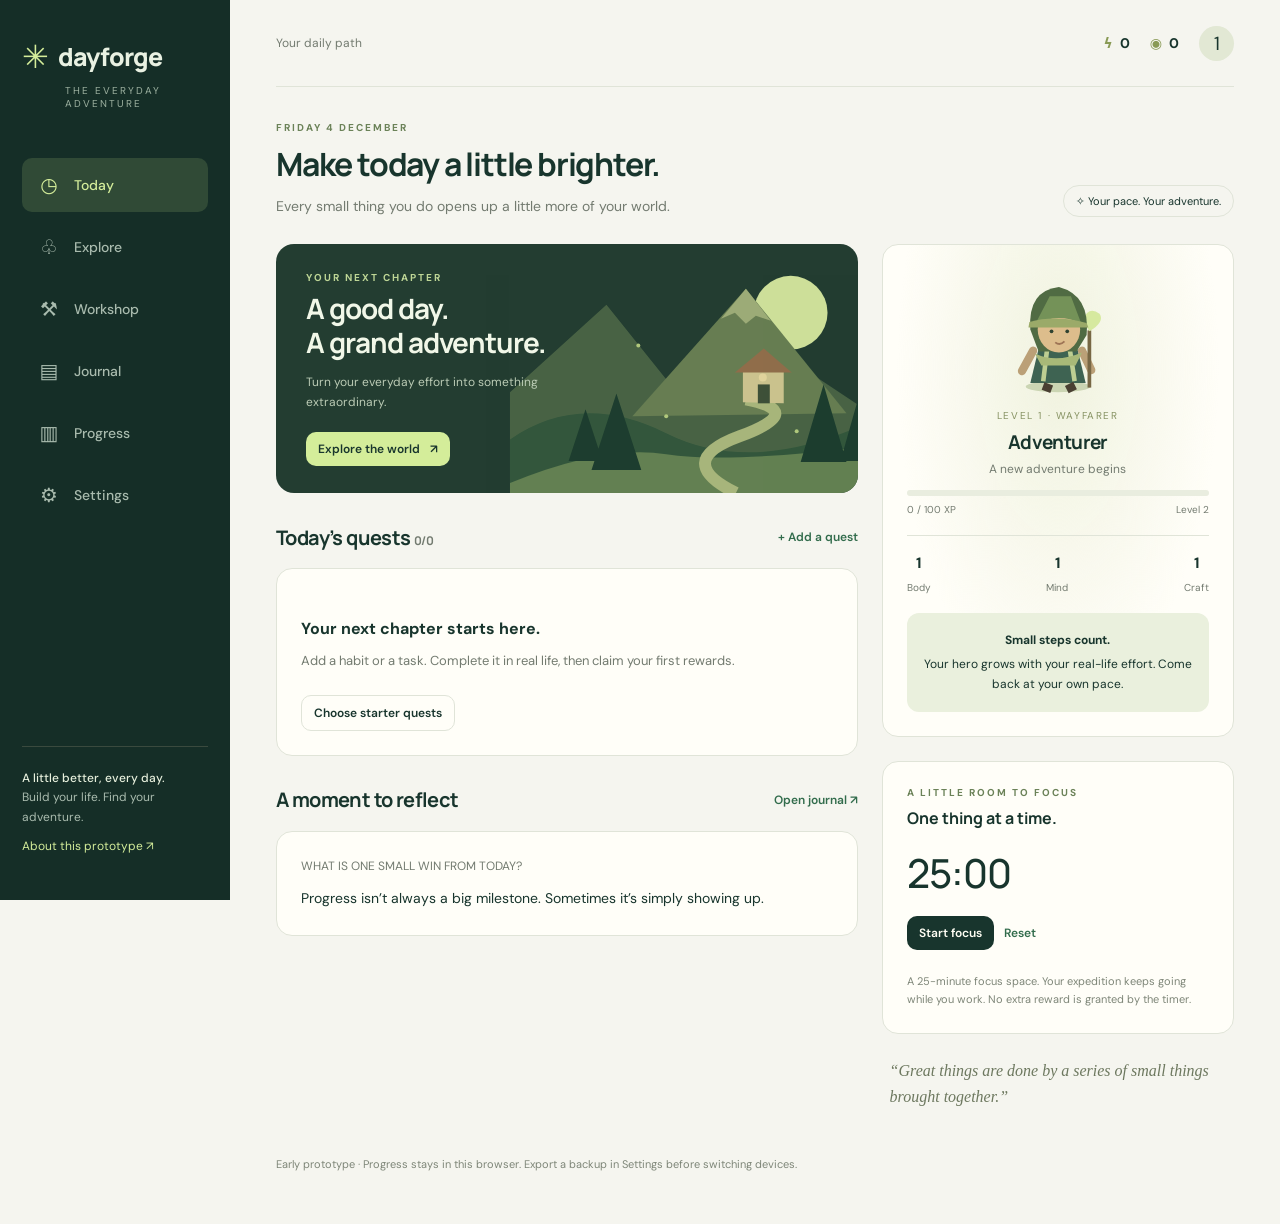
<file: docs/index.html>
<!DOCTYPE html><html lang="en"><head><meta charset="utf-8"><meta name="viewport" content="width=device-width,initial-scale=1"><meta name="theme-color" content="#132a25"><meta name="description" content="Build your day. Grow your hero. An original habit-powered adventure."><title>Dayforge · A little progress, a bigger world</title><link rel="stylesheet" href="style.css"></head><body><div id="app"></div><div id="toast" role="status" aria-live="polite"></div><dialog id="modal"></dialog><script type="module" src="app.mjs"></script></body></html>
</file>
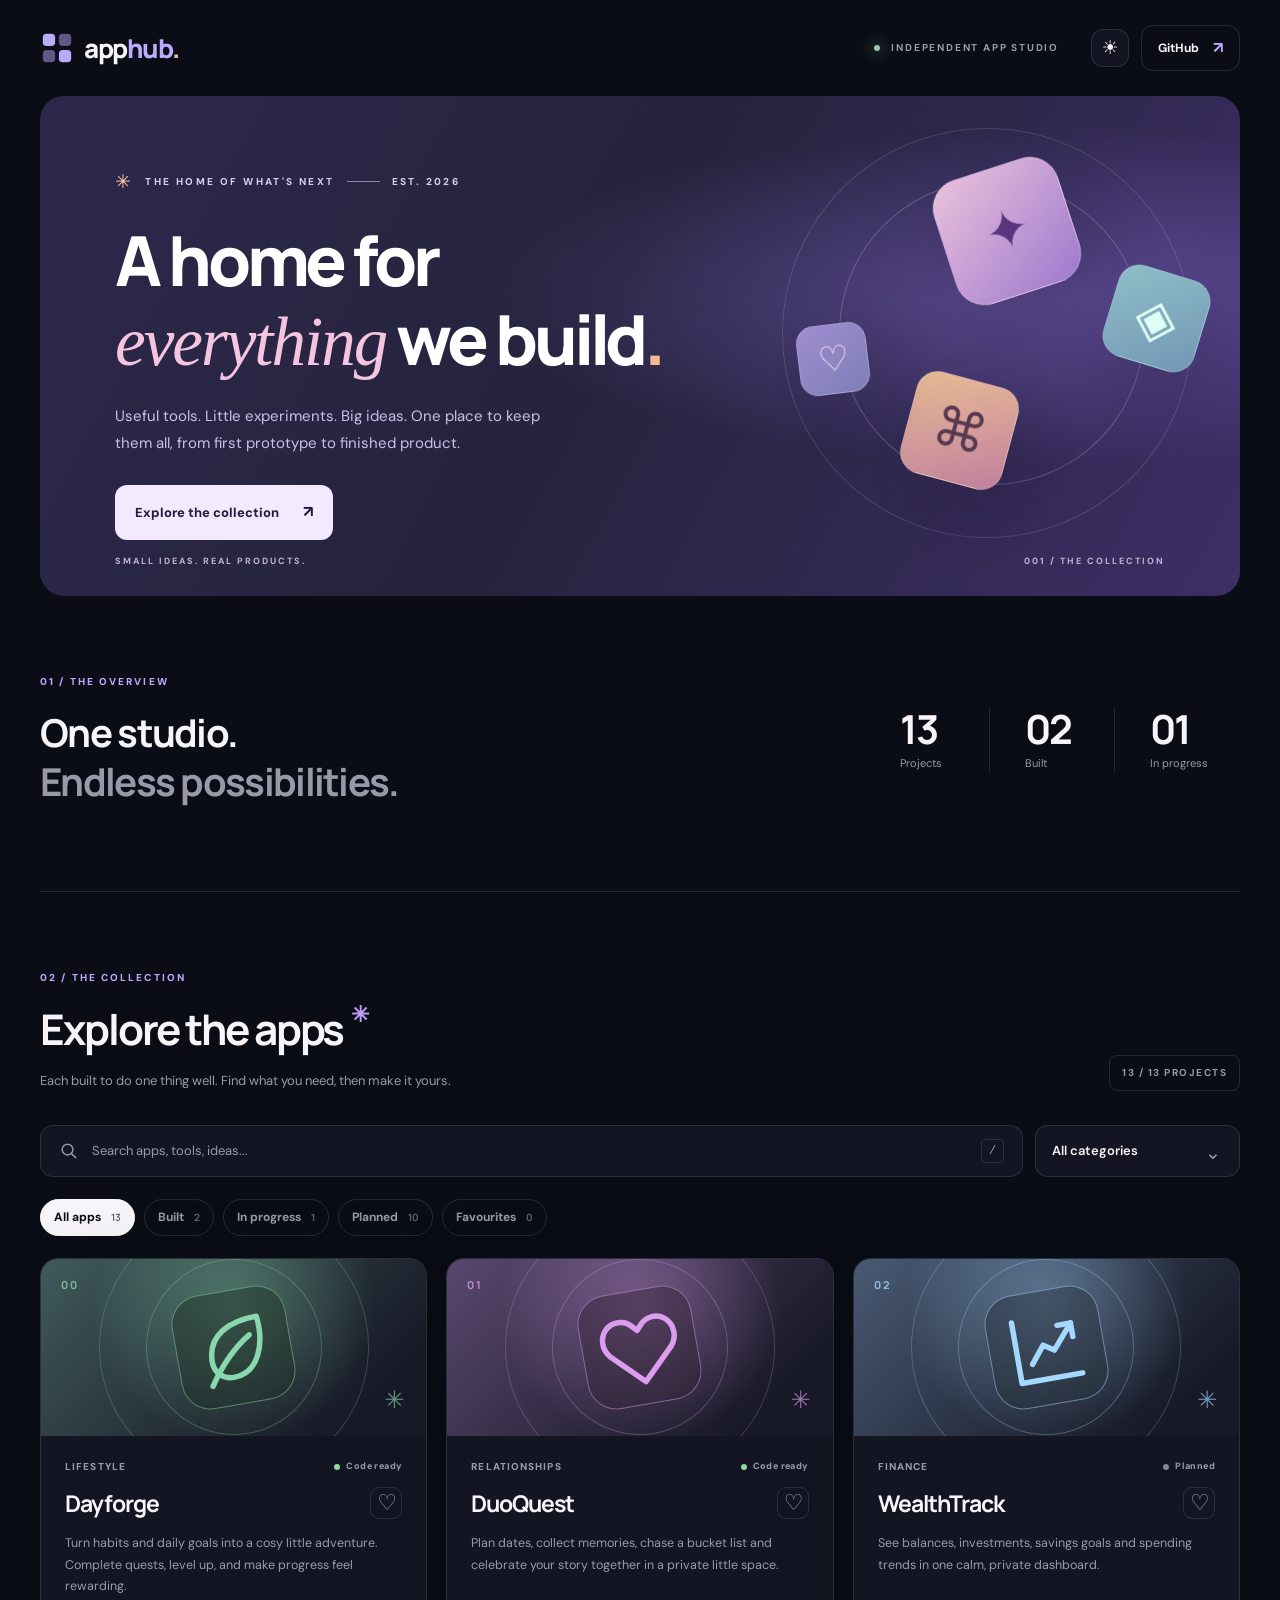
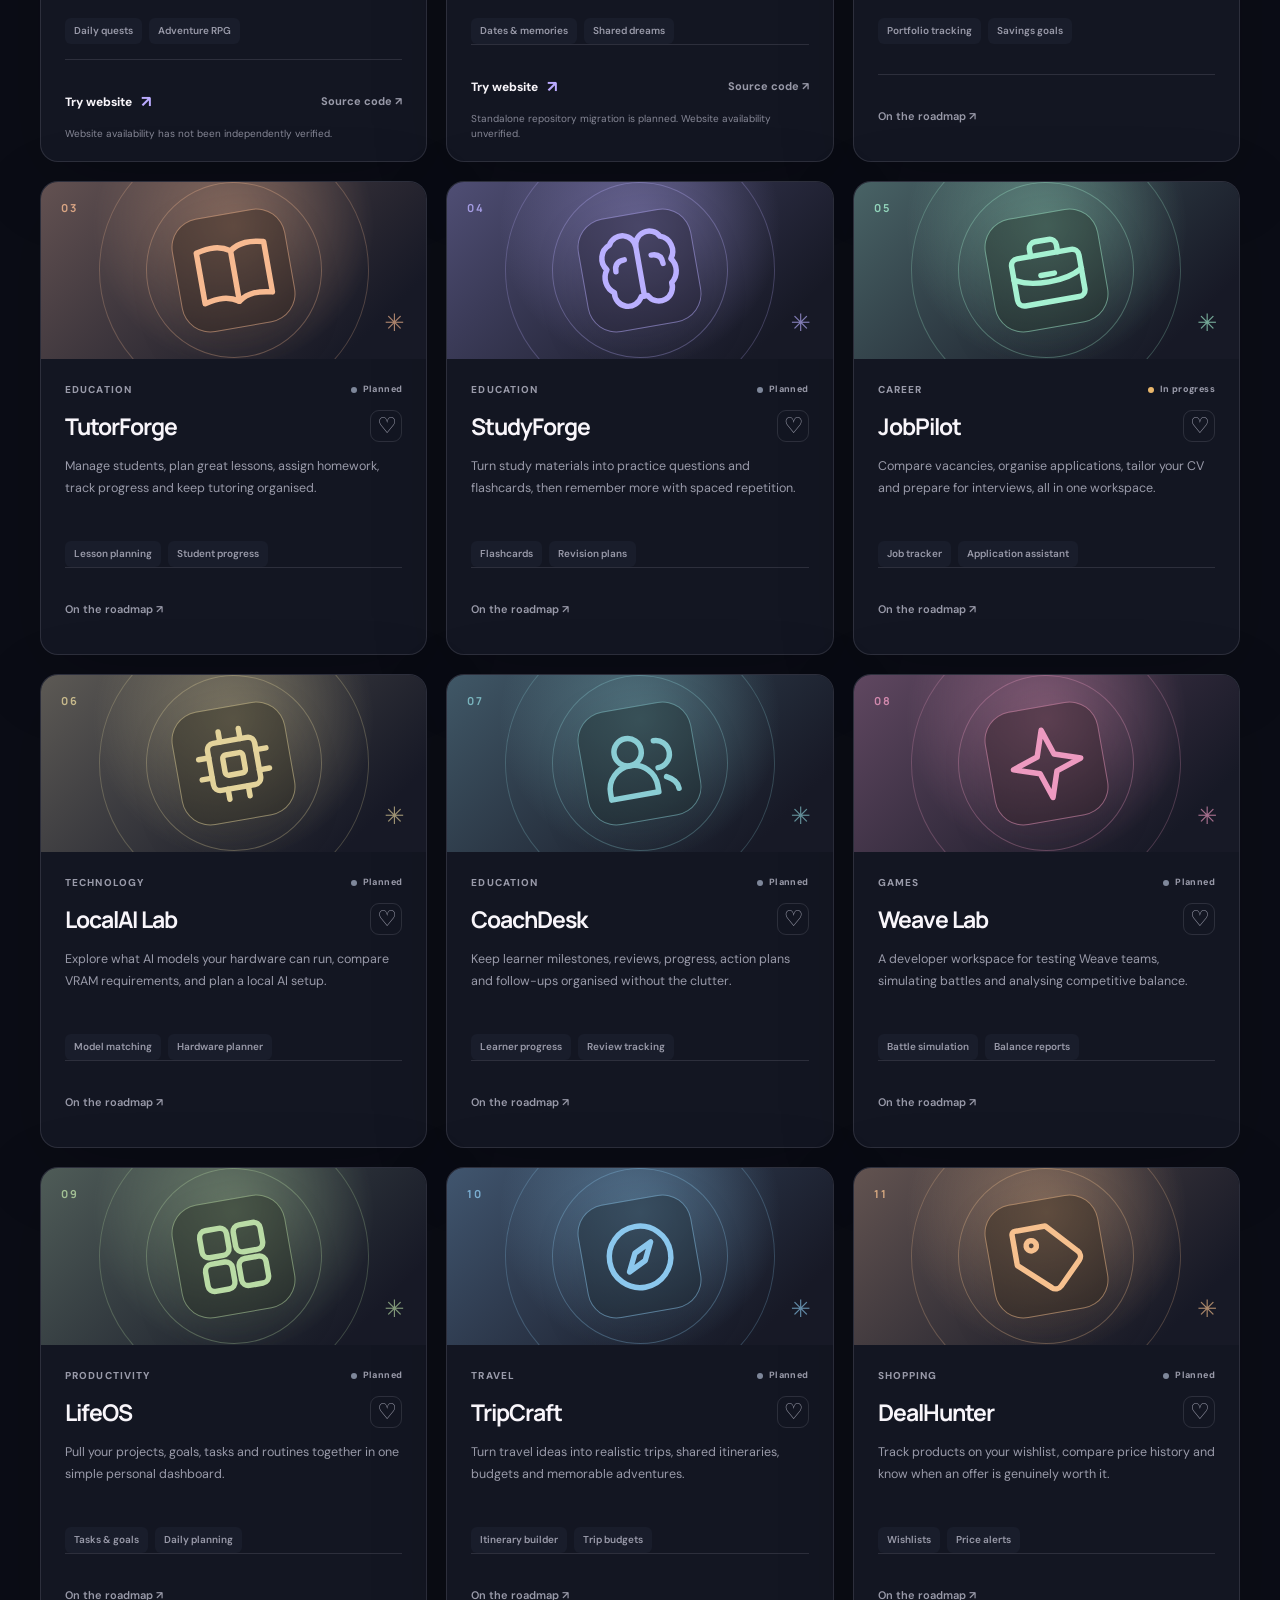
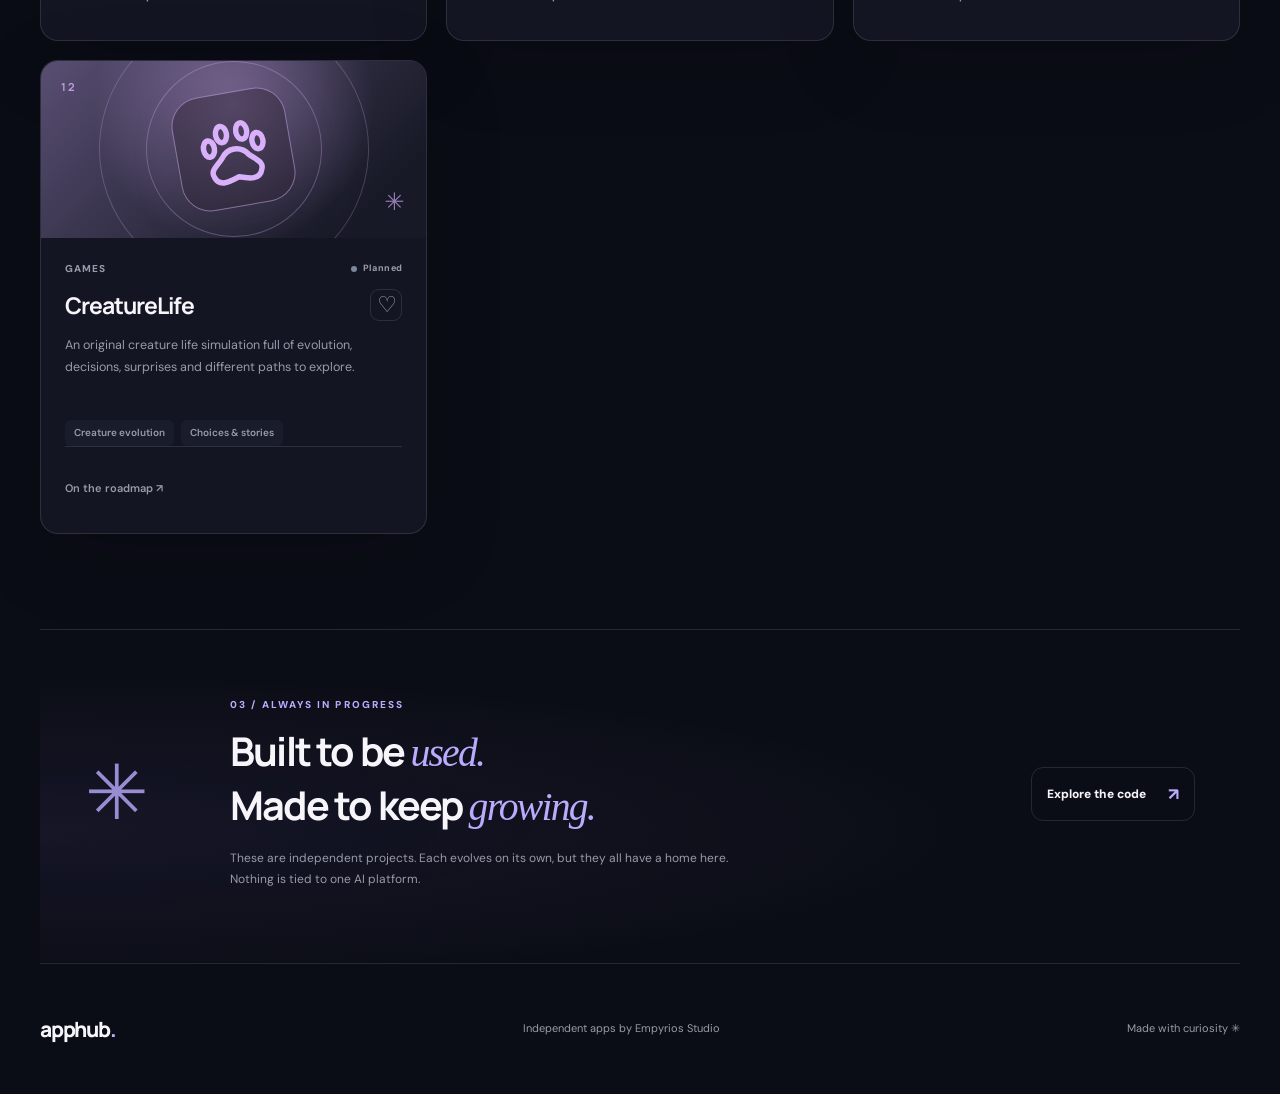
<file: apphub-source/site/index.html>
<!doctype html>
<html lang="en">
<head>
  <meta charset="utf-8">
  <meta name="viewport" content="width=device-width,initial-scale=1,viewport-fit=cover">
  <meta name="theme-color" content="#0B0D16">
  <meta name="description" content="AppHub is the home for independent projects, useful tools, experiments and adventures from Empyrios Studio.">
  <meta name="color-scheme" content="dark light">
  <title>AppHub | Your digital workshop</title>
  <link rel="icon" href="./icons/icon.svg" type="image/svg+xml">
  <link rel="manifest" href="./manifest.webmanifest">
  <link rel="stylesheet" href="./styles.css">
  <script type="module" src="./app.mjs"></script>
</head>
<body>
  <a class="skip-link" href="#main">Skip to apps</a>
  <div class="shell">
    <header class="topbar">
      <a class="brand" href="./" aria-label="AppHub home">
        <span class="brand-icon" aria-hidden="true"><svg viewBox="0 0 36 36" fill="none"><rect x="3" y="3" width="13" height="13" rx="4" fill="currentColor"/><rect x="20" y="3" width="13" height="13" rx="4" fill="currentColor" opacity=".48"/><rect x="3" y="20" width="13" height="13" rx="4" fill="currentColor" opacity=".48"/><rect x="20" y="20" width="13" height="13" rx="4" fill="currentColor"/></svg></span>
        <span>app<span class="brand-accent">hub</span><span class="brand-dot">.</span></span>
      </a>
      <div class="header-actions">
        <span class="desktop-only studio-label"><span class="status-pulse" aria-hidden="true"></span> INDEPENDENT APP STUDIO</span>
        <button class="icon-button" id="theme-toggle" type="button" aria-label="Switch theme" title="Switch theme"></button>
        <a class="github-link" href="https://github.com/Empyrios" target="_blank" rel="noopener noreferrer" aria-label="Open Empyrios on GitHub">GitHub <span aria-hidden="true">↗</span></a>
      </div>
    </header>
    <main id="main">
      <section class="hero" aria-labelledby="hero-title">
        <div class="hero-visual" aria-hidden="true"><div class="halo halo-one"></div><div class="halo halo-two"></div><div class="hero-tile tile-one">✦</div><div class="hero-tile tile-two">◈</div><div class="hero-tile tile-three">⌘</div><div class="hero-tile tile-four">♡</div></div>
        <div class="hero-content">
          <div class="hero-kicker"><span class="kicker-star" aria-hidden="true">✳</span> THE HOME OF WHAT'S NEXT <span class="kicker-dash" aria-hidden="true"></span> EST. 2026</div>
          <h1 id="hero-title">A home for<br><em>everything</em> we build<span class="hero-fullstop">.</span></h1>
          <p>Useful tools. Little experiments. Big ideas. One place to keep them all, from first prototype to finished product.</p>
          <a class="hero-button" href="#collection">Explore the collection <span aria-hidden="true">↗</span></a>
        </div>
        <div class="hero-footer"><span>SMALL IDEAS. REAL PRODUCTS.</span><span>001 / THE COLLECTION</span></div>
      </section>
      <section class="section-intro" aria-label="Studio overview">
        <div class="intro-left"><span class="section-kicker">01 / THE OVERVIEW</span><h2>One studio.<br><span>Endless possibilities.</span></h2></div>
        <div class="stats" id="stats" aria-label="Project counts"></div>
      </section>
      <section class="collection" id="collection" aria-labelledby="collection-title">
        <div class="collection-heading"><div><span class="section-kicker">02 / THE COLLECTION</span><h2 id="collection-title">Explore the apps<span class="section-mark">✳</span></h2><p>Each built to do one thing well. Find what you need, then make it yours.</p></div><div class="collection-counter" id="counter" aria-live="polite"></div></div>
        <div class="controls">
          <label class="search-wrap" for="search"><svg viewBox="0 0 24 24" aria-hidden="true" fill="none" stroke="currentColor" stroke-width="1.8"><circle cx="10.8" cy="10.8" r="6.8"/><path d="m16 16 5 5" stroke-linecap="round"/></svg><input type="search" id="search" placeholder="Search apps, tools, ideas..." autocomplete="off"><span class="shortcut" aria-hidden="true">/</span></label>
          <label class="category-control" for="category"><span class="visually-hidden">Filter by category</span><select id="category" aria-label="Filter by category"><option value="all">All categories</option></select></label>
        </div>
        <nav class="filters" aria-label="Filter apps by progress" id="filters"></nav>
        <div class="cards" id="cards" aria-live="polite"></div>
        <div class="empty-state" id="empty-state" hidden><span aria-hidden="true">✳</span><h3>No apps match that search.</h3><p>Try a different phrase or clear the filters.</p><button class="reset-button" id="reset" type="button">Clear filters</button></div>
      </section>
      <section class="outro" aria-label="About the studio"><div class="outro-symbol" aria-hidden="true">✳</div><div><span class="section-kicker">03 / ALWAYS IN PROGRESS</span><h2>Built to be <em>used.</em><br>Made to keep <em>growing.</em></h2><p>These are independent projects. Each evolves on its own, but they all have a home here. Nothing is tied to one AI platform.</p></div><a href="https://github.com/Empyrios" rel="noopener noreferrer" target="_blank" class="outro-link">Explore the code <span aria-hidden="true">↗</span></a></section>
    </main>
    <footer class="footer"><div class="footer-brand">apphub<span>.</span></div><div>Independent apps by Empyrios Studio</div><div>Made with curiosity ✳</div></footer>
  </div>
  <div role="status" class="sr-live" id="announcer" aria-live="polite"></div>
</body>
</html>
</file>
<file: docs/style.css>
@import url('https://fonts.googleapis.com/css2?family=DM+Sans:wght@400;500;600;700&family=Manrope:wght@400;500;600;700;800&display=swap');
:root{--bg:#f5f5ef;--ink:#18352d;--muted:#737b70;--green:#326c4c;--line:#e0e4d8;--lime:#d4ed9a;--paper:#fffef8;--gold:#a87925}*{box-sizing:border-box}body{margin:0;background:var(--bg);color:var(--ink);font:14px 'DM Sans',system-ui,sans-serif}button,input,select,textarea{font:inherit}button{cursor:pointer}button:disabled{cursor:default;opacity:.5}button:focus-visible,a:focus-visible{outline:3px solid #d9a644;outline-offset:4px}button{border:0}button,input,textarea,select{border-radius:10px}h1,h2,h3,p{margin:0}h1,h2,h3,.brand{font-family:'Manrope',system-ui,sans-serif}h1{font-size:32px;letter-spacing:-1.2px}h2{font-size:20px;letter-spacing:-.6px}h3{font-size:16px}small,.muted{color:var(--muted)}small{font-size:12px}aside{width:230px;position:fixed;inset:0 auto 0 0;background:#152e27;color:#e9f1e2;padding:34px 22px;display:flex;flex-direction:column;z-index:10}.brand{font-size:25px;font-weight:800;letter-spacing:-1px;display:flex;align-items:center;gap:10px}.brandmark{color:var(--lime);font-size:32px}.edition{color:#9db1a0;font-size:10px;letter-spacing:2px;margin:6px 0 48px 43px}.nav{display:grid;gap:8px}.nav button{padding:14px 16px;text-align:left;background:transparent;color:#a9bbae;display:flex;gap:14px;align-items:center;font-weight:500}.nav button.active{background:#304a36;color:var(--lime)}.nav button span{font-size:20px;width:22px;text-align:center}.sidefoot{margin-top:auto;border-top:1px solid #3a4a3e;padding-top:22px;color:#a9bbae;line-height:1.6;font-size:12px}.sidefoot b{color:#e6efdc;font-weight:500}.sidefoot button{background:none;color:var(--lime);padding:10px 0}.main{margin-left:230px;padding:0 46px 50px;max-width:1500px}.topbar{height:87px;display:flex;align-items:center;justify-content:space-between;border-bottom:1px solid var(--line);margin-bottom:34px}.breadcrumb{font-size:12px;color:var(--muted)}.resources{display:flex;gap:20px;align-items:center}.res{font-weight:700;display:flex;align-items:center;gap:7px}.res span{color:#899a55}.avatar{height:35px;width:35px;border-radius:50%;background:#e2e8d4;display:grid;place-items:center;font-size:19px}.greeting{display:flex;justify-content:space-between;align-items:end;margin-bottom:27px}.eyebrow{font-size:10px;letter-spacing:2px;font-weight:700;color:#6b8258;margin-bottom:8px}.greeting p{margin-top:9px;color:var(--muted);line-height:1.6}.pill{border:1px solid var(--line);padding:8px 12px;border-radius:20px;font-size:11px;white-space:nowrap}.grid{display:grid;grid-template-columns:minmax(0,1.65fr) minmax(260px,1fr);gap:24px}.hero{position:relative;min-height:230px;background:#233d31;border-radius:18px;overflow:hidden;color:#f1f7e8;padding:27px 30px;display:flex;align-items:center}.hero-copy{position:relative;z-index:1;max-width:57%}.hero .eyebrow{color:#bed696}.hero h2{font-size:28px;line-height:1.2;letter-spacing:-1px}.hero p{font-size:12px;line-height:1.7;color:#bbcbb5;margin-top:12px}.map-art{position:absolute;right:-25px;bottom:0;width:64%;height:100%;opacity:.95}.btn{background:var(--ink);color:#fffef4;font-weight:600;padding:12px 17px;display:inline-flex;align-items:center;justify-content:center;gap:10px}.btn.lime{background:var(--lime);color:var(--ink)}.btn.ghost{background:transparent;border:1px solid var(--line);color:var(--ink)}.btn.small{font-size:12px;padding:9px 12px}.hero .btn{margin-top:20px}.card{background:var(--paper);border:1px solid var(--line);border-radius:16px;padding:24px}.section-title{display:flex;align-items:center;justify-content:space-between;margin:28px 0 15px;gap:10px}.textbtn{background:none;color:var(--green);font-size:12px;font-weight:600;padding:8px 0}.task{display:flex;align-items:center;gap:13px;padding:18px 0;border-bottom:1px solid #eceee4}.task:last-child{border:0;padding-bottom:0}.check{width:26px;height:26px;flex-shrink:0;background:transparent;border:1.5px solid #cbd4c2;border-radius:9px;color:var(--green);font-size:17px}.task.done .check{background:#e8efdf;border-color:#e8efdf}.task.done .taskname{text-decoration:line-through;color:#889280}.taskbody{min-width:0;flex:1}.taskname{font-weight:600;font-size:14px;overflow-wrap:anywhere}.taskmeta{margin-top:5px;font-size:11px;color:var(--muted)}.tag{padding:3px 6px;border-radius:5px;font-size:10px;background:#eef2e4;color:#6d8058;margin-right:6px}.reward{font-size:11px;color:#858b59;white-space:nowrap}.delete{color:#8b9485;background:none;padding:7px;font-size:15px}.empty{padding:22px 0;color:var(--muted);font-size:13px;line-height:1.8}.empty strong{display:block;color:var(--ink);font-size:16px;margin-bottom:5px}.character{display:grid;grid-template-columns:1fr;justify-items:center;text-align:center;background:radial-gradient(ellipse at 50% 25%,#f0f2df,transparent 65%),var(--paper)}.hero-avatar{height:120px;width:120px;margin:6px 0 14px}.level{font-size:10px;letter-spacing:1.6px;color:#869262;margin-bottom:7px}.charname{font-size:19px;overflow-wrap:anywhere;max-width:100%}.progress{width:100%;height:6px;border-radius:9px;background:#e9eddf;margin:13px 0 7px;overflow:hidden}.progress i{height:100%;display:block;background:#709957;border-radius:9px}.xp-label{font-size:10px;color:var(--muted);display:flex;justify-content:space-between;width:100%}.skillrow{width:100%;display:flex;justify-content:space-between;margin-top:19px;padding-top:17px;border-top:1px solid var(--line)}.skillrow b{display:block;font-size:15px;margin-bottom:4px}.skillrow small{font-size:10px}.note{background:#eaf0dd;border-radius:12px;padding:17px;margin-top:18px;font-size:12px;line-height:1.7}.note strong{display:block;margin-bottom:3px}.focus{margin-top:24px}.timer{font-size:40px;letter-spacing:-1px;font-family:'Manrope',sans-serif;font-weight:500;margin:16px 0}.row{display:flex;gap:10px;align-items:center}.quote{font-family:Georgia,serif;font-style:italic;font-size:16px;line-height:1.6;color:#6d785f;margin:24px 8px}.triplist{display:grid;grid-template-columns:repeat(3,minmax(0,1fr));gap:20px}.area-art{height:160px;border-radius:12px;position:relative;overflow:hidden;background:#dce5c6;display:grid;place-items:center;margin-bottom:20px}.area-art span{font-size:70px;color:#386341;z-index:1}.area-art:before,.area-art:after{content:'';position:absolute;width:180px;height:160px;background:#b5c69c;border-radius:50%;bottom:-95px;left:-50px;transform:rotate(-30deg)}.area-art:after{left:90px;bottom:-80px;background:#789c74}.area-art.quarry{background:#eee0c6}.area-art.quarry:before{background:#ccad82}.area-art.quarry:after{background:#a77959}.area-art.spire{background:#e3e0ed}.area-art.spire:before{background:#b9accc}.area-art.spire:after{background:#89789d}.areacard p{line-height:1.7;font-size:12px;color:var(--muted);margin:10px 0 20px}.areacard .btn{width:100%;margin-top:20px}.trip-active{background:#e8efda;border:1px solid #d4dfc1;padding:24px;border-radius:14px;margin-bottom:24px}.trip-active h3{margin-bottom:10px}.materials{display:flex;gap:12px;margin-bottom:24px;flex-wrap:wrap}.material{padding:15px 22px;background:var(--paper);border:1px solid var(--line);border-radius:12px}.material b{margin-left:12px}.recipe{margin-bottom:14px;display:flex;align-items:center;gap:18px}.item-icon{width:60px;height:60px;border-radius:12px;background:#edf1e2;display:grid;place-items:center;font-size:29px}.recipe p{color:var(--muted);font-size:12px;margin:7px 0}.recipe .btn{margin-left:auto;white-space:nowrap}.recipe small{line-height:1.7}.history{list-style:none;padding:0;margin:0}.history li{padding:15px 0;border-bottom:1px solid var(--line);font-size:13px;line-height:1.5}.history small{display:block;margin-top:4px}.journal-entry{margin-bottom:15px}.journal-entry p{white-space:pre-wrap;overflow-wrap:anywhere;line-height:1.8;margin-top:12px}textarea,input,select{background:#fffef9;color:var(--ink);border:1px solid #d7decd;padding:12px;width:100%;outline-color:#85a363}label{display:block;font-size:12px;font-weight:600;margin:18px 0 7px}textarea{min-height:150px;resize:vertical;line-height:1.7}dialog{color:var(--ink);background:var(--paper);border:1px solid var(--line);border-radius:20px;padding:28px;width:460px;max-width:calc(100% - 24px);max-height:90vh}dialog::backdrop{background:#142a257a;backdrop-filter:blur(4px)}.modalhead{display:flex;justify-content:space-between;align-items:center}.close{background:transparent;font-size:24px;color:var(--muted);padding:0 5px}.formrow{display:grid;grid-template-columns:1fr 1fr;gap:14px}.formactions{display:flex;gap:10px;justify-content:flex-end;margin-top:26px}.settingsgrid{display:grid;grid-template-columns:1fr 1fr;gap:20px}.settingsgrid p{line-height:1.7;color:var(--muted);font-size:13px;margin:12px 0 18px}#toast{position:fixed;bottom:28px;left:calc(50% + 100px);transform:translateX(-50%);max-width:90%;background:#18352d;color:#eff4e4;padding:15px 23px;border-radius:12px;box-shadow:0 10px 40px #152e2722;z-index:40;display:none;font-size:13px}.subheading{font-size:13px;color:var(--muted);margin:10px 0 24px;line-height:1.8}.disclaimer{font-size:11px;color:#7e8678;line-height:1.7;margin-top:22px}.metricgrid{display:grid;grid-template-columns:repeat(3,1fr);gap:15px;margin-bottom:24px}.metricgrid b{font-size:27px;display:block;margin:10px 0 4px}.dayrow{display:flex;justify-content:space-between;gap:10px;align-items:end;height:140px;margin:25px 0 10px}.daycol{flex:1;text-align:center;font-size:10px;color:var(--muted)}.daycol i{display:block;background:#d2dfb9;border-radius:6px;height:var(--height);min-height:4px;margin-bottom:10px}.daycol.today i{background:#588454}button:hover:not(:disabled){filter:brightness(.96)}.wide{width:100%}
@media(min-width:1500px){.main{margin-right:auto}}@media(max-width:1100px){aside{width:190px;padding:30px 16px}.main{margin-left:190px;padding:0 25px 40px}.grid{grid-template-columns:minmax(0,1.4fr) minmax(230px,1fr)}.triplist{grid-template-columns:1fr}.areacard{display:grid;grid-template-columns:130px 1fr;gap:20px}.area-art{height:100%;min-height:180px;margin:0}.brand{font-size:23px}.edition{margin-left:40px}.hero{padding:23px}.hero h2{font-size:25px}.greeting .pill{display:none}}@media(max-width:760px){aside{inset:auto 0 0 0;height:76px;width:100%;padding:7px 10px;background:#152e27f5;backdrop-filter:blur(12px)}aside>.brand,.edition,.sidefoot{display:none}.nav{display:flex;justify-content:space-around;gap:0}.nav button{display:flex;flex:1;flex-direction:column;gap:3px;justify-content:center;align-items:center;padding:8px 0;border-radius:9px;font-size:9px}.nav button span{font-size:19px}.main{margin-left:0;padding:0 20px 100px}.topbar{height:70px;margin-bottom:25px}.breadcrumb{font-family:Manrope,sans-serif;font-size:20px;font-weight:800;color:var(--ink)}.resources{gap:13px;font-size:12px}.avatar{display:none}h1{font-size:28px}.greeting p{font-size:13px}.grid{grid-template-columns:1fr}.hero{min-height:225px}.hero h2{font-size:27px}.character{display:none}.focus{margin-top:0}.quote{display:none}.section-title{margin-top:25px}.card{padding:20px}.areacard{grid-template-columns:1fr;gap:0}.area-art{height:140px;min-height:140px;margin-bottom:20px}.recipe{align-items:flex-start;flex-wrap:wrap;gap:12px}.recipe .btn{margin:0;width:100%}.recipe>div:nth-child(2){flex:1}.settingsgrid{grid-template-columns:1fr}.metricgrid{gap:8px}.metricgrid .card{padding:15px}.metricgrid b{font-size:23px}#toast{left:50%;bottom:92px;min-width:240px;text-align:center}.task{gap:10px}.reward{font-size:10px}.taskname{font-size:13px}.greeting{margin-bottom:22px}.mobilehero{display:flex;gap:12px;align-items:center;background:var(--paper);border:1px solid var(--line);padding:14px 17px;border-radius:13px;margin-bottom:17px}.mobilehero .hero-avatar{width:43px;height:50px;margin:0}.mobilehero>div{flex:1}.mobilehero .progress{margin:7px 0 0}.mobilehero small{font-size:10px}.mobilehero strong{font-size:12px}.disclaimer{font-size:10px}}@media(min-width:761px){.mobilehero{display:none}}@media(prefers-reduced-motion:reduce){*{scroll-behavior:auto!important}}
</file>
<file: apphub-source/site/styles.css>
@import url('https://fonts.googleapis.com/css2?family=DM+Sans:wght@400;500;600;700&family=Manrope:wght@400;500;600;700;800&display=swap');
:root{--bg:#0b0d16;--surface:#131622;--surface-2:#191d2b;--ink:#f8f5fa;--ink-muted:#999aa9;--line:rgba(231,231,243,.12);--violet:#bbabff;--violet-deep:#8471d2;--soft:#dad3ff;--hero-ink:#fff;--hero-small:#c9c2ea;--shadow:0 20px 80px rgba(0,0,0,.16)}
:root[data-theme='light']{--bg:#f5f3f0;--surface:#ffffff;--surface-2:#eeeaf2;--ink:#26223b;--ink-muted:#77748b;--line:rgba(58,42,84,.13);--violet:#6849b3;--violet-deep:#7559c3;--soft:#7660b7;--shadow:0 14px 35px rgba(50,35,70,.07)}
*,*::before,*::after{box-sizing:border-box}html{scroll-behavior:smooth;scroll-padding-top:90px}body{margin:0;background:var(--bg);color:var(--ink);font:15px/1.55 'DM Sans',system-ui,-apple-system,BlinkMacSystemFont,sans-serif;-webkit-font-smoothing:antialiased;min-height:100vh}button,input,select{font:inherit}a{text-decoration:none;color:inherit}button{cursor:pointer}button:focus-visible,a:focus-visible,input:focus-visible,select:focus-visible{outline:3px solid #b6a8fc;outline-offset:3px}button:disabled{cursor:not-allowed}h1,h2,h3,p{margin:0}h1,h2,h3{font-family:'Manrope','DM Sans',sans-serif}::selection{background:#ae9be0;color:#111}
.visually-hidden,.sr-live{position:absolute!important;width:1px!important;height:1px!important;padding:0!important;margin:-1px!important;overflow:hidden!important;clip:rect(0,0,0,0)!important;white-space:nowrap!important;border:0!important}.skip-link{position:fixed;z-index:200;left:15px;top:-90px;padding:12px 18px;background:#fff;color:#111;border-radius:10px}.skip-link:focus{top:12px}
.shell{width:min(100% - 80px,1340px);margin:0 auto}.topbar{height:96px;display:flex;align-items:center;justify-content:space-between;gap:18px}.brand{display:flex;align-items:center;gap:10px;letter-spacing:-1.4px;font:800 26px/1 'Manrope',sans-serif}.brand-icon{width:34px;height:34px;color:var(--violet);display:grid;place-items:center}.brand-icon svg{width:34px;height:34px}.brand-accent{color:var(--violet)}.brand-dot{color:#f5bd99}.header-actions{display:flex;align-items:center;gap:12px}.studio-label{font-size:10px;letter-spacing:1.8px;font-weight:700;color:var(--ink-muted);margin-right:20px}.status-pulse{display:inline-block;width:6px;height:6px;background:#9acaa7;border-radius:100%;margin-right:8px;box-shadow:0 0 15px #9acaab}.icon-button{height:38px;width:38px;display:grid;place-items:center;border:1px solid var(--line);background:var(--surface);border-radius:12px;color:var(--ink);font-size:19px}.github-link{padding:10px 16px;border:1px solid var(--line);border-radius:12px;font-size:12px;font-weight:700;display:inline-flex;gap:14px;align-items:center}.github-link span{color:var(--violet);font-size:16px}
.hero{position:relative;isolation:isolate;min-height:500px;overflow:hidden;border-radius:24px;background:radial-gradient(ellipse at 85% 40%,rgba(149,120,232,.4),transparent 40%),linear-gradient(118deg,#2e284c 0%,#25233d 46%,#3d2e65 100%);color:var(--hero-ink);padding:70px 75px 55px;display:flex;align-items:center}.hero::before{content:'';position:absolute;inset:0;background-image:radial-gradient(rgba(255,255,255,.35) .8px,transparent .8px);background-size:31px 31px;mask-image:linear-gradient(to left,#000,transparent 75%);opacity:.24;z-index:-1}.hero-content{position:relative;z-index:2;max-width:670px}.hero-kicker{display:flex;align-items:center;gap:12px;font-size:10px;letter-spacing:2.4px;font-weight:800;color:#d6cdef;margin-bottom:25px}.kicker-star{color:#ffccae;font-size:19px}.kicker-dash{height:1px;width:33px;background:#9286b7}.hero h1{font-size:clamp(40px,5.5vw,69px);letter-spacing:-4.1px;line-height:1.14;font-weight:800;max-width:700px}.hero h1 em{font-family:Georgia,'Times New Roman',serif;font-weight:400;color:#f5c5e0;letter-spacing:-2px}.hero-fullstop{color:#f7ba92}.hero p{color:var(--hero-small);font-size:15px;max-width:445px;line-height:1.8;margin-top:22px}.hero-button{display:inline-flex;align-items:center;justify-content:center;gap:24px;background:#f3eaff;color:#261d3d;padding:15px 20px;margin-top:28px;border-radius:12px;font-size:13px;font-weight:800;transition:transform .2s,background .2s}.hero-button:hover{background:#fff;transform:translateY(-2px)}.hero-button span{font-size:16px}.hero-visual{position:absolute;inset:0;pointer-events:none;z-index:1;overflow:hidden}.halo{position:absolute;width:410px;height:410px;border-radius:50%;border:1px solid rgba(240,225,255,.15);right:4%;top:32px;transform:rotate(-20deg)}.halo-two{width:305px;height:305px;right:8%;top:84px;border-color:rgba(240,225,255,.22)}.hero-tile{position:absolute;width:130px;height:130px;display:grid;place-items:center;border-radius:30px;border:1px solid rgba(255,255,255,.2);font:54px/1 Georgia,serif;box-shadow:20px 25px 70px rgba(18,14,39,.2);backdrop-filter:blur(6px);transform:rotate(-18deg)}.tile-one{right:14%;top:70px;background:linear-gradient(145deg,#eac1db,#9e79ce);color:#5a367e}.tile-two{right:3%;top:175px;width:95px;height:95px;border-radius:22px;background:linear-gradient(145deg,#8ebfc8,#7396b5);color:#e0fff4;transform:rotate(17deg)}.tile-three{right:19%;top:282px;width:105px;height:105px;border-radius:22px;background:linear-gradient(155deg,#eabc94,#bf7f9e);color:#593951;transform:rotate(15deg)}.tile-four{right:31%;top:228px;width:70px;height:70px;border-radius:18px;background:linear-gradient(145deg,#9f8dd0,#7e7fb7);color:#f7dbec;transform:rotate(-7deg);font-size:35px}.hero-footer{position:absolute;bottom:27px;left:75px;right:75px;display:flex;justify-content:space-between;font-size:9px;letter-spacing:2px;color:#bbb1d3;font-weight:800;z-index:3}
.section-kicker{font-size:10px;font-weight:800;letter-spacing:2.1px;color:var(--violet);display:block}.section-intro{display:flex;justify-content:space-between;align-items:center;gap:30px;padding:78px 0 85px;border-bottom:1px solid var(--line)}.intro-left h2{font-size:clamp(28px,3vw,42px);line-height:1.28;letter-spacing:-1.7px;margin-top:18px}.intro-left h2 span{color:var(--ink-muted)}.stats{display:flex;align-items:center;gap:0}.stat{min-width:125px;padding:0 35px;border-right:1px solid var(--line);display:flex;flex-direction:column;gap:4px}.stat:last-child{border-right:none;padding-right:0}.stat strong{font-family:'Manrope',sans-serif;font-weight:700;font-size:40px;letter-spacing:-2px;line-height:1.1}.stat span{font-size:11px;color:var(--ink-muted)}
.collection{padding:78px 0 95px}.collection-heading{display:flex;justify-content:space-between;align-items:end;gap:30px;margin-bottom:34px}.collection-heading h2{font-size:clamp(30px,3.3vw,43px);letter-spacing:-2.1px;margin-top:12px}.section-mark{color:#bc9cf8;display:inline-block;font-size:22px;vertical-align:top;margin-left:8px}.collection-heading p{color:var(--ink-muted);margin-top:8px;font-size:13px}.collection-counter{border:1px solid var(--line);border-radius:8px;padding:9px 12px;color:var(--ink-muted);font-size:10px;letter-spacing:1.5px;font-weight:700;white-space:nowrap}.controls{display:flex;gap:12px;margin-bottom:18px}.search-wrap{flex:1;display:flex;align-items:center;gap:12px;border-radius:13px;background:var(--surface);border:1px solid var(--line);padding:0 18px;min-height:52px;color:var(--ink-muted)}.search-wrap:focus-within{border-color:#9e8ddb}.search-wrap svg{width:19px;height:19px;flex-shrink:0}.search-wrap input{border:none;outline:none!important;background:none;color:var(--ink);flex:1;min-width:0;font-size:13px}.search-wrap input::placeholder{color:var(--ink-muted)}.shortcut{font:12px/1 monospace;display:grid;place-items:center;border:1px solid var(--line);border-radius:4px;width:23px;height:24px}.category-control{position:relative;min-width:205px}.category-control select{appearance:none;background:var(--surface);border:1px solid var(--line);border-radius:13px;height:52px;width:100%;padding:0 40px 0 16px;color:var(--ink);font-weight:600;font-size:13px}.category-control::after{content:'⌄';position:absolute;right:19px;top:13px;color:var(--ink-muted);font-size:19px;pointer-events:none}.filters{display:flex;gap:9px;overflow-x:auto;padding:4px 0 22px;scrollbar-width:none}.filters::-webkit-scrollbar{display:none}.filter{white-space:nowrap;display:inline-flex;align-items:center;gap:10px;min-height:37px;padding:0 13px;border:1px solid var(--line);border-radius:100px;background:transparent;color:var(--ink-muted);font-size:12px;font-weight:700}.filter:hover{color:var(--ink)}.filter.selected{background:var(--ink);color:var(--bg);border-color:var(--ink)}.filter-count{font:700 10px/1 'Manrope',sans-serif;opacity:.6}
.cards{display:grid;grid-template-columns:repeat(3,minmax(0,1fr));gap:19px}.app-card{min-width:0;overflow:hidden;border:1px solid var(--line);border-radius:18px;background:var(--surface);display:flex;flex-direction:column;box-shadow:var(--shadow);transition:transform .22s,border-color .22s}.app-card:hover{transform:translateY(-4px);border-color:color-mix(in srgb,var(--accent) 45%,var(--line))}.card-art{position:relative;height:177px;overflow:hidden;background:radial-gradient(circle at 50% 25%,color-mix(in srgb,var(--accent) 40%,transparent),transparent 60%),linear-gradient(135deg,color-mix(in srgb,var(--accent) 32%,#1d2033),#171926 85%);color:var(--accent);display:grid;place-items:center}.art-orbit{position:absolute;border:1px solid color-mix(in srgb,var(--accent) 24%,transparent);border-radius:50%;width:270px;height:270px;transform:rotate(25deg)}.art-orbit-two{width:176px;height:176px;border-color:color-mix(in srgb,var(--accent) 31%,transparent)}.art-glyph{width:115px;height:115px;display:grid;place-items:center;border:1px solid color-mix(in srgb,var(--accent) 50%,transparent);border-radius:29px;transform:rotate(-10deg);background:color-mix(in srgb,var(--accent) 9%,rgba(0,0,0,.4));box-shadow:0 15px 50px rgba(0,0,0,.14);z-index:1;transition:transform .25s}.app-card:hover .art-glyph{transform:rotate(0deg) scale(1.025)}.art-stamp{position:absolute;right:22px;bottom:18px;color:color-mix(in srgb,var(--accent) 65%,transparent);font-size:24px}.art-corner{position:absolute;top:18px;left:20px;color:color-mix(in srgb,var(--accent) 80%,transparent);font:700 11px 'Manrope',sans-serif;letter-spacing:2px}.card-content{padding:23px 24px 20px;display:flex;flex-direction:column;flex:1}.card-meta{display:flex;align-items:center;justify-content:space-between;gap:8px;font-size:10px;letter-spacing:1.1px;text-transform:uppercase;font-weight:800;color:var(--ink-muted)}.app-status{display:inline-flex;align-items:center;gap:6px;font-size:9px;letter-spacing:.4px;text-transform:none}.status-dot{height:6px;width:6px;border-radius:50%;background:#7e879a}.app-status.built .status-dot{background:#8ed8a5}.app-status.building .status-dot{background:#e9b66b}.card-title-row{display:flex;justify-content:space-between;align-items:center;gap:12px;margin-top:13px}.card-title-row h3{font-size:23px;letter-spacing:-1px;line-height:1.2}.favourite{background:transparent;border:1px solid var(--line);height:32px;width:32px;display:grid;place-items:center;border-radius:9px;color:var(--ink-muted);font-size:22px;line-height:1}.favourite:hover,.favourite.is-favourite{color:#f0a0c3;border-color:#a87895}.card-description{font-size:12.5px;line-height:1.72;color:var(--ink-muted);margin-top:14px;min-height:66px}.card-tags{display:flex;flex-wrap:wrap;gap:7px;margin-top:19px}.card-tags span{padding:5px 9px;border-radius:6px;background:var(--surface-2);color:var(--ink-muted);font-size:10px;font-weight:600}.card-footer{display:flex;align-items:center;justify-content:space-between;gap:10px;border-top:1px solid var(--line);margin-top:auto;padding-top:18px;min-height:67px}.card-open{font-size:12px;color:var(--ink);font-weight:800;display:flex;gap:9px;align-items:center}.card-open:hover,.source-link:hover{color:var(--violet)}.card-open span{font-size:16px;color:var(--violet)}.source-link{font-size:11px;color:var(--ink-muted);font-weight:700}.card-coming{font-size:11px;color:var(--ink-muted);font-weight:600}.card-disclaimer{font-size:10px;line-height:1.5;color:var(--ink-muted);padding-top:0;opacity:.85}.empty-state{text-align:center;padding:60px 20px 90px;border:1px dashed var(--line);border-radius:18px}.empty-state[hidden]{display:none}.empty-state>span{font-size:50px;color:var(--violet)}.empty-state h3{font-size:21px;margin:8px 0}.empty-state p{color:var(--ink-muted);font-size:13px}.reset-button{margin-top:18px;padding:11px 16px;background:var(--ink);color:var(--bg);font-weight:700;border:none;border-radius:10px}
.outro{position:relative;overflow:hidden;display:grid;grid-template-columns:110px minmax(0,1fr) auto;align-items:center;gap:35px;border-top:1px solid var(--line);border-bottom:1px solid var(--line);padding:67px 45px 72px;background:radial-gradient(ellipse at 0% 60%,rgba(150,127,237,.08),transparent 55%)}.outro-symbol{font-size:76px;line-height:1;color:var(--violet);opacity:.8}.outro h2{font-size:clamp(26px,3.1vw,41px);line-height:1.3;letter-spacing:-1.8px;margin:14px 0}.outro h2 em{font-family:Georgia,serif;font-weight:400;color:var(--violet)}.outro p{font-size:12px;color:var(--ink-muted);max-width:540px;line-height:1.8}.outro-link{font-size:12px;font-weight:800;display:flex;align-items:center;gap:22px;white-space:nowrap;padding:13px 15px;border:1px solid var(--line);border-radius:12px}.outro-link span{color:var(--violet);font-size:17px}.footer{min-height:130px;display:flex;justify-content:space-between;align-items:center;gap:20px;font-size:11px;color:var(--ink-muted)}.footer-brand{font:800 21px 'Manrope',sans-serif;letter-spacing:-1.2px;color:var(--ink)}.footer-brand span{color:var(--violet)}
@media(max-width:1100px){.shell{width:min(100% - 50px,950px)}.cards{grid-template-columns:repeat(2,minmax(0,1fr))}.hero{padding:60px 50px}.hero-footer{left:50px;right:50px}.hero-visual{opacity:.62}.hero-content{max-width:620px}.hero h1{max-width:570px}.outro{grid-template-columns:80px 1fr}.outro-link{grid-column:2;justify-self:start}.stats .stat{min-width:100px;padding:0 20px}}
@media(max-width:720px){.shell{width:min(100% - 30px,600px)}.topbar{height:75px}.brand{font-size:22px}.brand-icon,.brand-icon svg{width:30px;height:30px}.studio-label{display:none}.github-link{padding:10px 12px}.hero{min-height:510px;padding:48px 27px 58px;align-items:start;border-radius:17px}.hero h1{font-size:clamp(39px,9vw,55px);letter-spacing:-2.6px;line-height:1.12}.hero-kicker{font-size:8px;letter-spacing:1.4px;gap:8px}.hero p{font-size:13px;line-height:1.75;margin-top:18px;max-width:340px}.hero-button{margin-top:25px}.hero-visual{opacity:.45}.hero-tile{transform:scale(.8) rotate(-18deg);right:0;top:250px}.tile-two{right:8%;top:344px}.tile-three{right:33%;top:365px}.tile-four{right:27%;top:255px}.halo{right:-170px;top:170px}.halo-two{right:-120px;top:225px}.hero-footer{left:27px;right:27px;bottom:19px;letter-spacing:1.2px;font-size:8px}.section-intro{padding:55px 0 58px;display:block}.intro-left h2{font-size:30px}.stats{margin-top:34px;display:grid;grid-template-columns:repeat(3,1fr)}.stat{min-width:0!important;padding:0 15px!important;align-items:center;text-align:center}.stat:first-child{padding-left:0!important}.stat:last-child{padding-right:0!important}.stat strong{font-size:32px}.collection{padding:55px 0 75px}.collection-heading{align-items:start;gap:14px}.collection-heading h2{font-size:30px}.collection-heading p{font-size:12px}.collection-counter{font-size:9px;padding:7px 8px;margin-top:22px}.controls{flex-direction:column}.category-control{min-width:0}.cards{grid-template-columns:repeat(2,minmax(0,1fr));gap:12px}.card-art{height:130px}.art-glyph{width:81px;height:81px;border-radius:20px}.art-glyph svg{width:50px;height:50px}.art-corner{top:10px;left:12px}.art-stamp{bottom:9px;right:14px}.card-content{padding:15px 13px 12px}.card-meta{font-size:9px;letter-spacing:.4px}.app-status{font-size:8px;gap:4px}.status-dot{width:5px;height:5px}.card-title-row h3{font-size:18px;letter-spacing:-.6px}.favourite{height:28px;width:28px;flex-shrink:0;font-size:20px}.card-description{font-size:11.5px;line-height:1.55;min-height:105px}.card-tags span{font-size:9px;padding:4px 6px}.card-footer{align-items:start;flex-direction:column;gap:8px;padding-top:14px;margin-top:15px}.card-open{font-size:11px}.card-disclaimer{font-size:9px}.outro{grid-template-columns:1fr;padding:48px 18px;gap:15px}.outro-symbol{font-size:45px}.outro h2{font-size:29px}.outro-link{grid-column:1}.footer{min-height:120px;flex-wrap:wrap;justify-content:space-between;gap:6px;padding:27px 0}.footer div:last-child{width:100%}}
@media(max-width:420px){.cards{grid-template-columns:1fr}.card-art{height:160px}.art-glyph{width:100px;height:100px}.art-glyph svg{width:67px;height:67px}.card-content{padding:20px}.card-title-row h3{font-size:22px}.card-description{font-size:12.5px;min-height:0}.card-footer{flex-direction:row;align-items:center}.collection-heading{display:block}.collection-counter{display:inline-flex;margin-top:16px}.hero{min-height:500px}.hero-kicker{max-width:280px}.hero-footer span:last-child{display:none}}
@media(prefers-reduced-motion:reduce){*,*::before,*::after{scroll-behavior:auto!important;transition:none!important;animation:none!important}}
</file>
